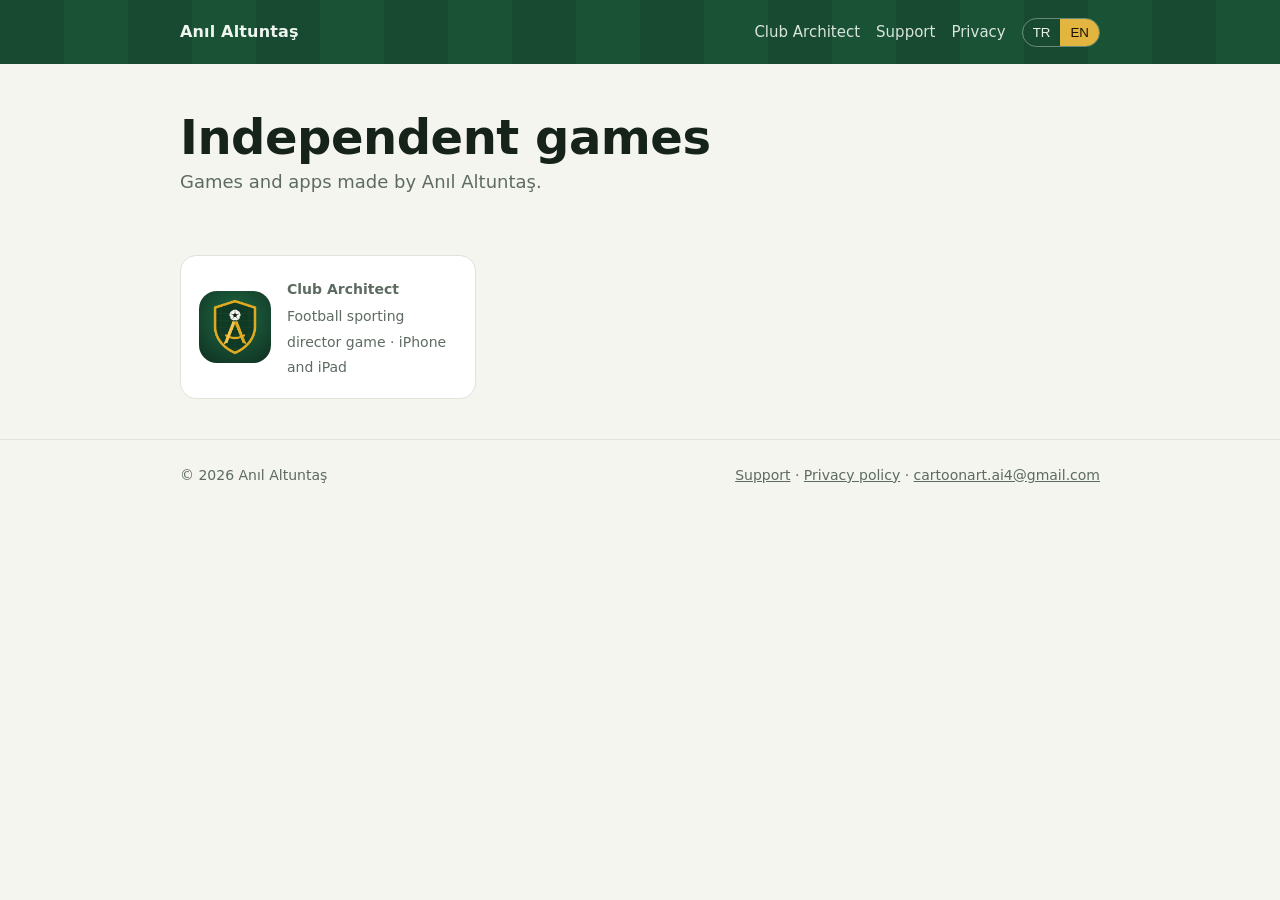
<file: index.html>
<!doctype html>
<html lang="tr">
<head>
<meta charset="utf-8">
<meta name="viewport" content="width=device-width, initial-scale=1">
<title>Anıl Altuntaş · Oyunlar</title>
<meta name="title-tr" content="Anıl Altuntaş · Oyunlar">
<meta name="title-en" content="Anıl Altuntaş · Games">
<meta name="description" content="Anıl Altuntaş tarafından geliştirilen bağımsız oyunlar ve uygulamalar.">
<link rel="icon" href="favicon.png">
<link rel="apple-touch-icon" href="apple-touch-icon.png">
<link rel="stylesheet" href="style.css">
<script src="lang.js"></script>
</head>
<body>
<header class="top"><div class="wrap">
  <a class="brand" href=""><span>Anıl Altuntaş</span></a>
  <nav class="links">
    <a href="kulup-mimari/"><span data-l="tr">Kulüp Mimarı</span><span data-l="en">Club Architect</span></a>
    <a href="kulup-mimari/support.html"><span data-l="tr">Destek</span><span data-l="en">Support</span></a>
    <a href="kulup-mimari/privacy.html"><span data-l="tr">Gizlilik</span><span data-l="en">Privacy</span></a>
    <span class="lang"><button data-set="tr" aria-pressed="true">TR</button><button data-set="en" aria-pressed="false">EN</button></span>
  </nav>
</div></header>
<main class="wrap">
<div class="hero" style="grid-template-columns:1fr">
  <div>
    <h1><span data-l="tr">Bağımsız oyunlar</span><span data-l="en">Independent games</span></h1>
    <p class="sub"><span data-l="tr">Anıl Altuntaş'ın geliştirdiği oyunlar ve uygulamalar.</span><span data-l="en">Games and apps made by Anıl Altuntaş.</span></p>
  </div>
</div>
<div class="apps">
  <a class="app card" href="kulup-mimari/"><img src="kulup-mimari/assets/icon.png" alt=""><div><b><span data-l="tr">Kulüp Mimarı</span><span data-l="en">Club Architect</span></b><span data-l="tr">Futbol sportif direktörlük oyunu · iPhone ve iPad</span><span data-l="en">Football sporting director game · iPhone and iPad</span></div></a>
</div>
</main>
<footer><div class="wrap">
  <span>© 2026 Anıl Altuntaş</span>
  <span><a href="kulup-mimari/support.html"><span data-l="tr">Destek</span><span data-l="en">Support</span></a> · <a href="kulup-mimari/privacy.html"><span data-l="tr">Gizlilik politikası</span><span data-l="en">Privacy policy</span></a> · <a href="mailto:cartoonart.ai4@gmail.com">cartoonart.ai4@gmail.com</a></span>
</div></footer>
</body>
</html>
</file>
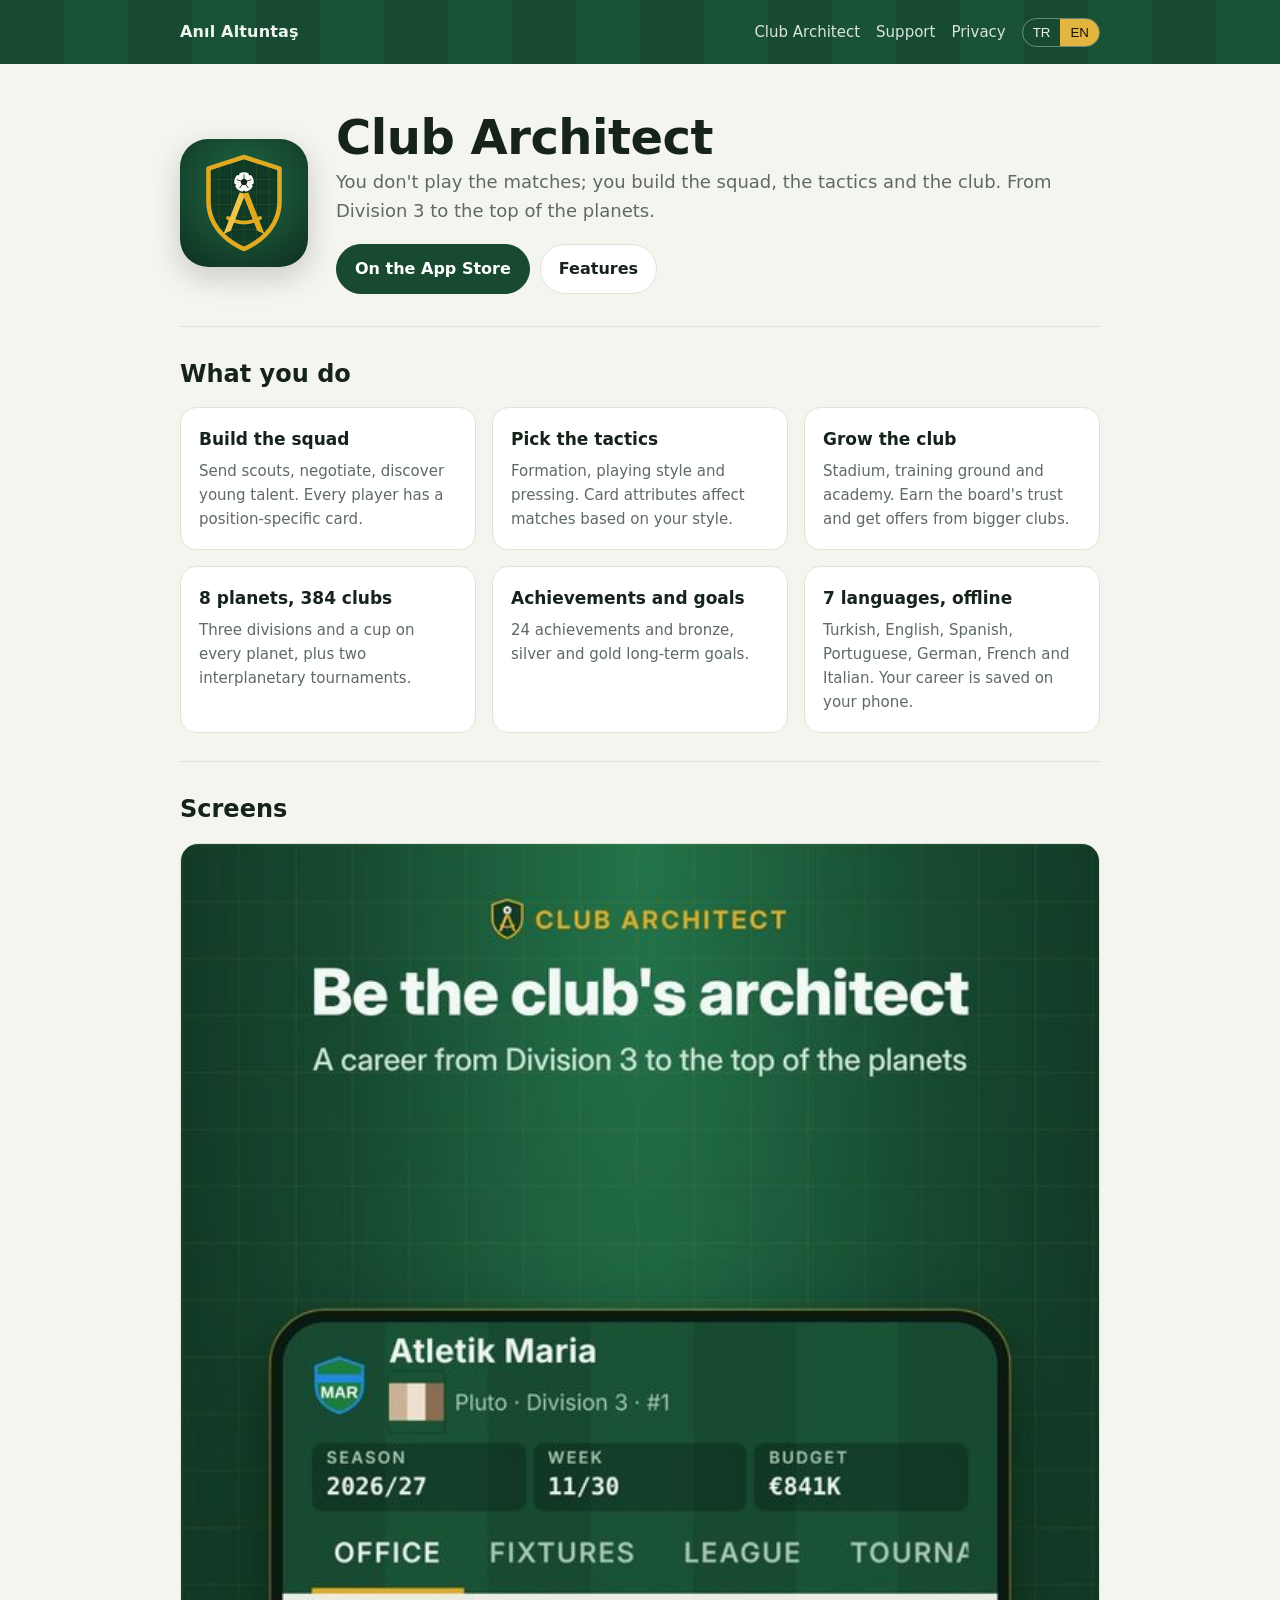
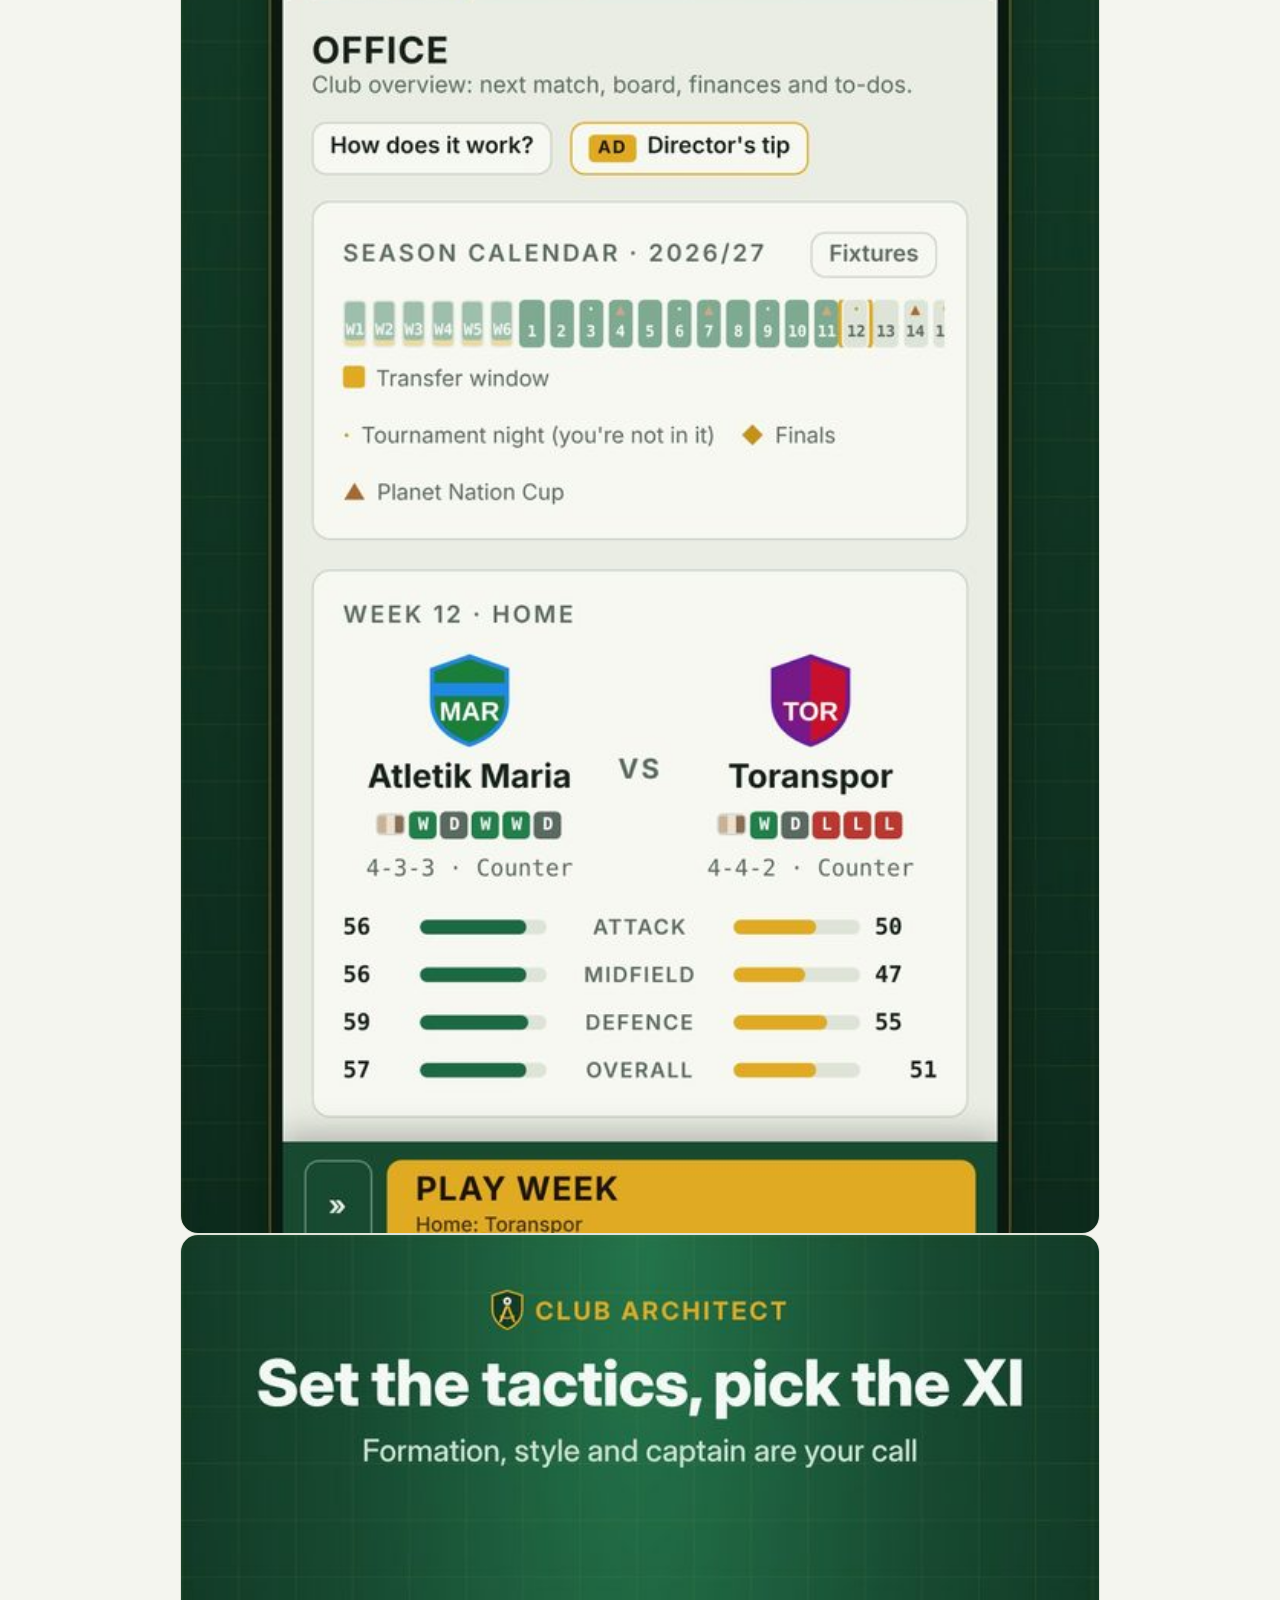
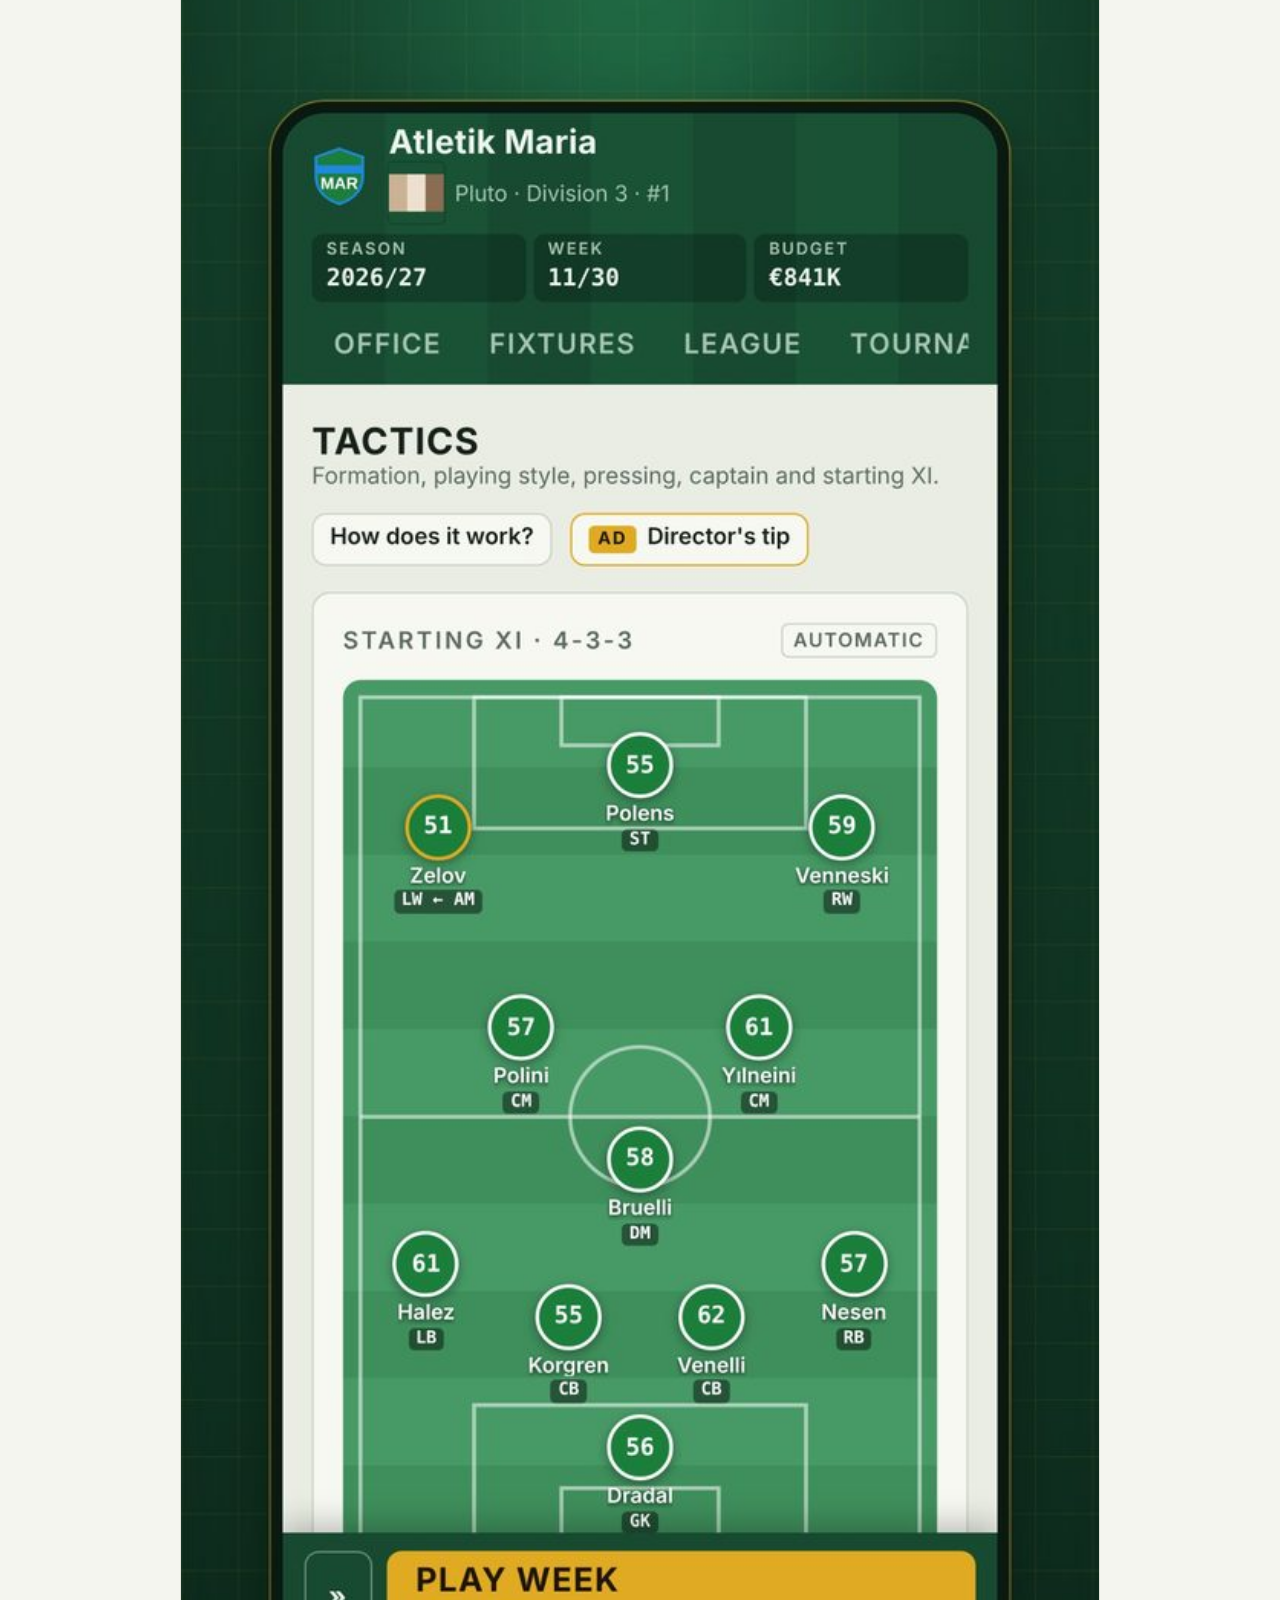
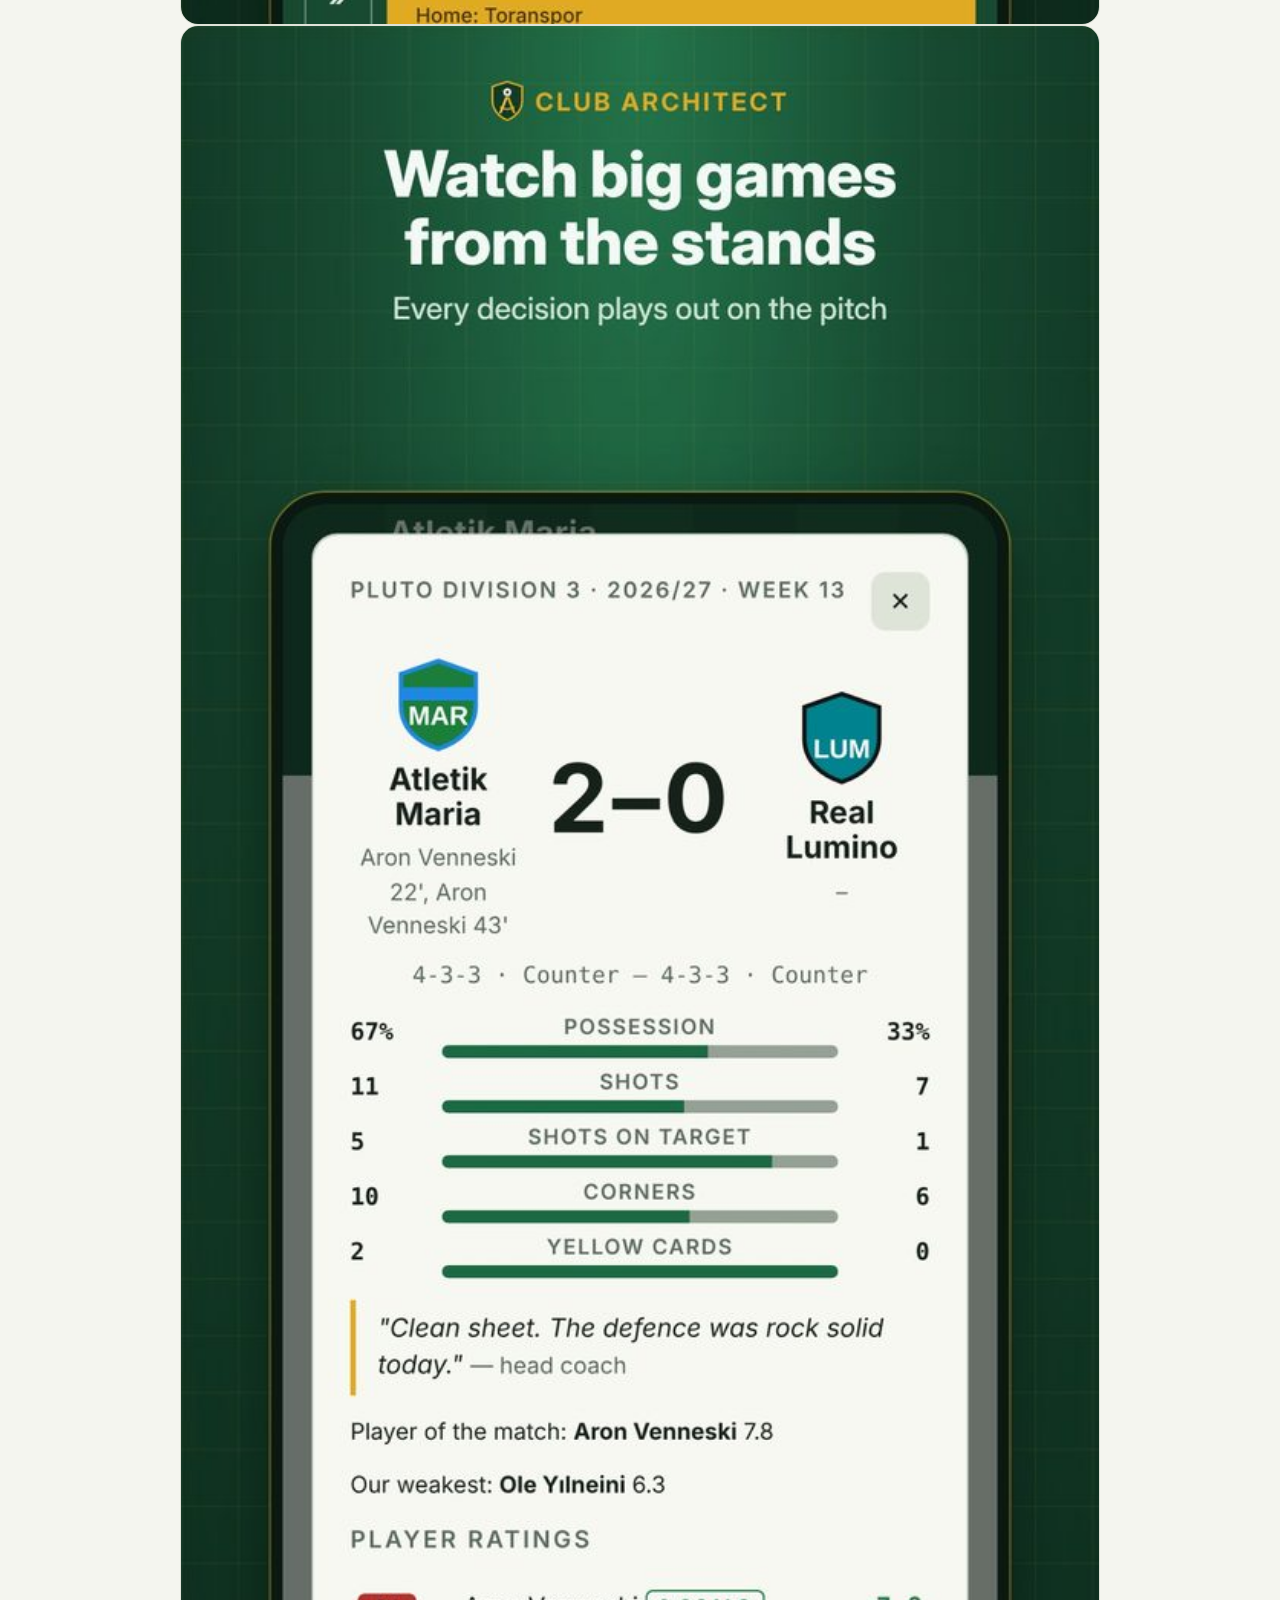
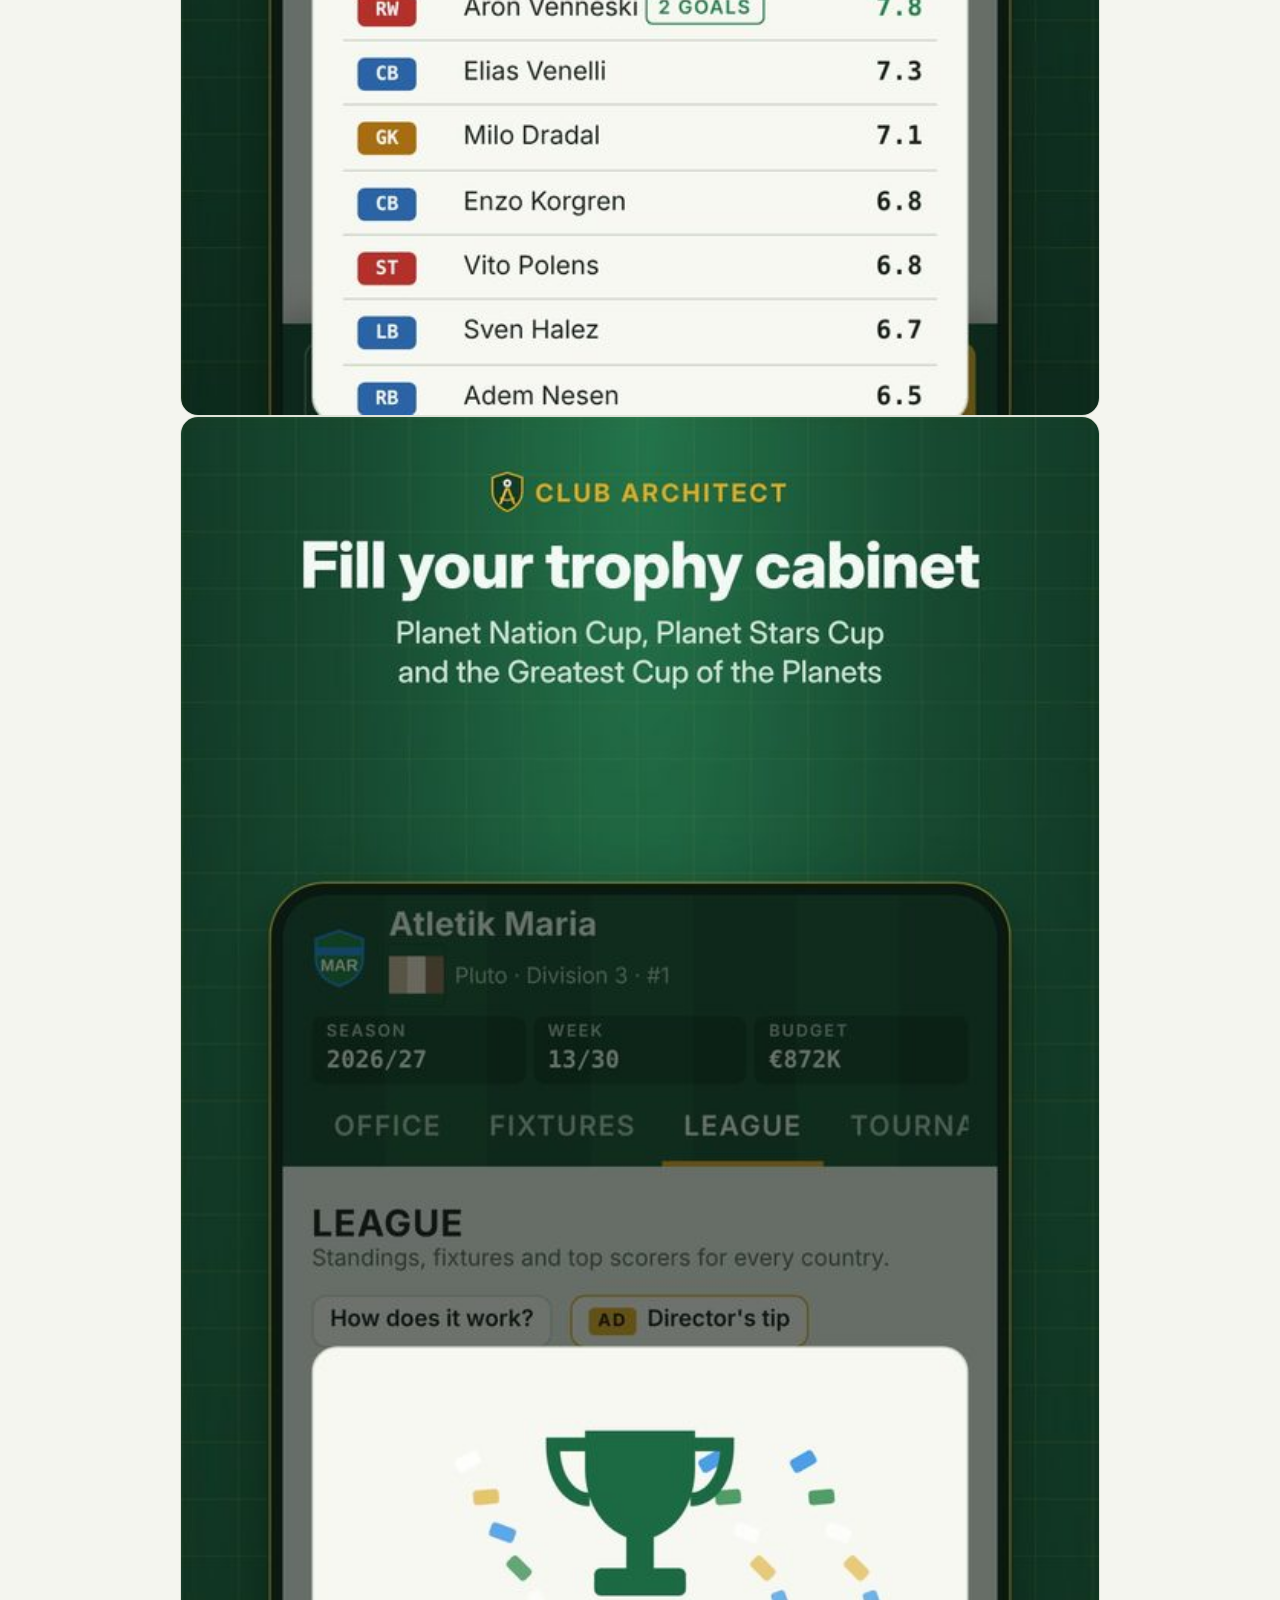
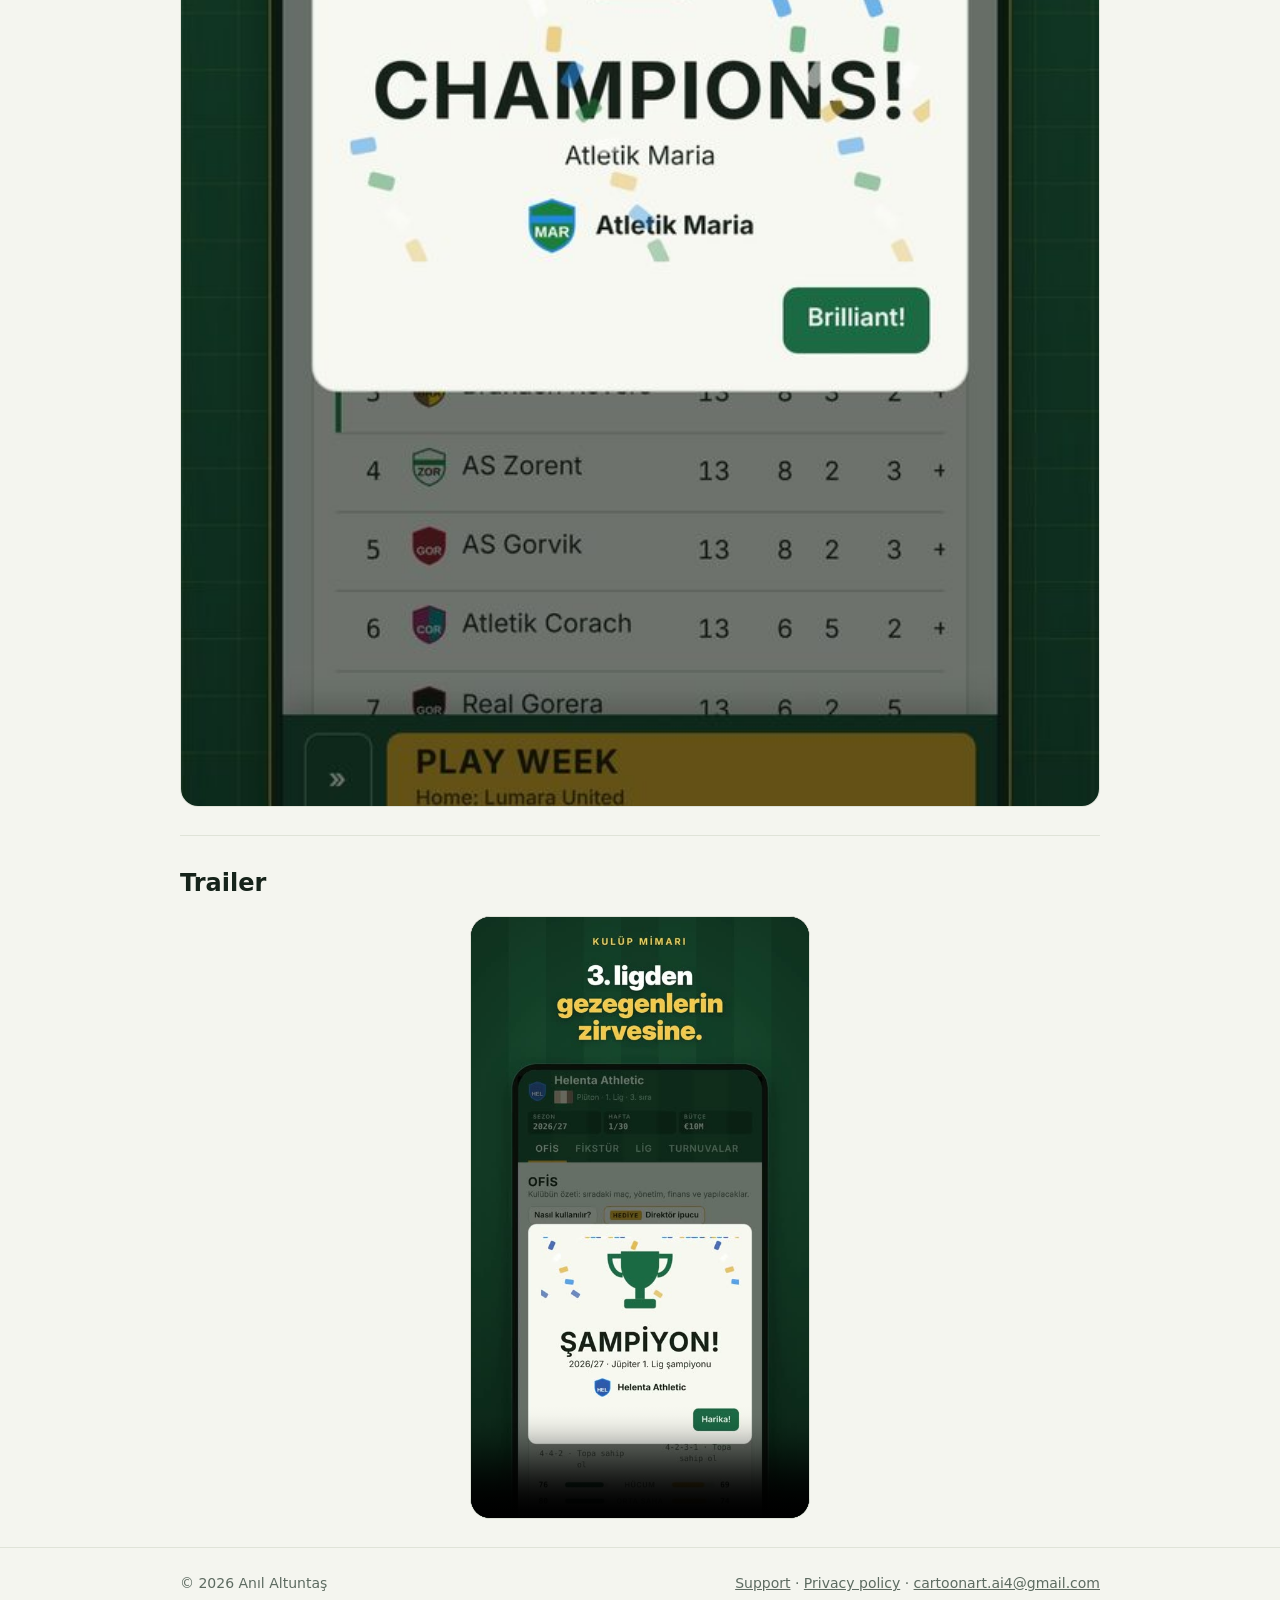
<file: kulup-mimari/index.html>
<!doctype html>
<html lang="tr">
<head>
<meta charset="utf-8">
<meta name="viewport" content="width=device-width, initial-scale=1">
<title>Kulüp Mimarı · Futbol sportif direktörlük oyunu</title>
<meta name="title-tr" content="Kulüp Mimarı · Futbol sportif direktörlük oyunu">
<meta name="title-en" content="Club Architect · Football sporting director game">
<meta name="description" content="Kulüp Mimarı: 3. ligden gezegenlerin zirvesine uzanan bir futbol sportif direktörlük oyunu.">
<link rel="icon" href="../favicon.png">
<link rel="apple-touch-icon" href="../apple-touch-icon.png">
<link rel="stylesheet" href="../style.css">
<script src="../lang.js"></script>
</head>
<body>
<header class="top"><div class="wrap">
  <a class="brand" href="../"><span>Anıl Altuntaş</span></a>
  <nav class="links">
    <a href="../kulup-mimari/"><span data-l="tr">Kulüp Mimarı</span><span data-l="en">Club Architect</span></a>
    <a href="../kulup-mimari/support.html"><span data-l="tr">Destek</span><span data-l="en">Support</span></a>
    <a href="../kulup-mimari/privacy.html"><span data-l="tr">Gizlilik</span><span data-l="en">Privacy</span></a>
    <span class="lang"><button data-set="tr" aria-pressed="true">TR</button><button data-set="en" aria-pressed="false">EN</button></span>
  </nav>
</div></header>
<main class="wrap">
<div class="hero">
  <img class="icon" src="assets/icon.png" alt="Kulüp Mimarı">
  <div>
    <h1><span data-l="tr">Kulüp Mimarı</span><span data-l="en">Club Architect</span></h1>
    <p class="sub"><span data-l="tr">Maça sen çıkmazsın; kadroyu, taktiği ve kulübü sen kurarsın. 3. ligden gezegenlerin zirvesine.</span><span data-l="en">You don't play the matches; you build the squad, the tactics and the club. From Division 3 to the top of the planets.</span></p>
    <div class="btns">
      <a class="btn pri" href="https://apps.apple.com/app/id6830839601"><span data-l="tr">App Store'da</span><span data-l="en">On the App Store</span></a>
      <a class="btn" href="#ozellikler"><span data-l="tr">Özellikler</span><span data-l="en">Features</span></a>
    </div>
  </div>
</div>

<section id="ozellikler">
  <h2><span data-l="tr">Neler yaparsın</span><span data-l="en">What you do</span></h2>
  <div class="grid3">
    <div class="card"><h3><span data-l="tr">Kadroyu kur</span><span data-l="en">Build the squad</span></h3><p><span data-l="tr">Gözlemci gönder, pazarlık yap, genç yetenekleri keşfet. Her oyuncunun mevkisine özel kartı var.</span><span data-l="en">Send scouts, negotiate, discover young talent. Every player has a position-specific card.</span></p></div>
    <div class="card"><h3><span data-l="tr">Taktiği seç</span><span data-l="en">Pick the tactics</span></h3><p><span data-l="tr">Diziliş, oyun anlayışı ve pres. Kart özellikleri seçtiğin anlayışa göre maçı etkiler.</span><span data-l="en">Formation, playing style and pressing. Card attributes affect matches based on your style.</span></p></div>
    <div class="card"><h3><span data-l="tr">Kulübü büyüt</span><span data-l="en">Grow the club</span></h3><p><span data-l="tr">Stadyum, antrenman tesisi ve altyapı. Yönetimin güvenini kazan, büyük kulüplerden teklif al.</span><span data-l="en">Stadium, training ground and academy. Earn the board's trust and get offers from bigger clubs.</span></p></div>
    <div class="card"><h3><span data-l="tr">8 gezegen, 384 kulüp</span><span data-l="en">8 planets, 384 clubs</span></h3><p><span data-l="tr">Her gezegende 3 lig, kendi kupası ve gezegenler arası iki büyük turnuva.</span><span data-l="en">Three divisions and a cup on every planet, plus two interplanetary tournaments.</span></p></div>
    <div class="card"><h3><span data-l="tr">Başarımlar ve hedefler</span><span data-l="en">Achievements and goals</span></h3><p><span data-l="tr">24 başarım ve bronz, gümüş, altın basamaklı uzun vadeli hedefler.</span><span data-l="en">24 achievements and bronze, silver and gold long-term goals.</span></p></div>
    <div class="card"><h3><span data-l="tr">7 dil, internetsiz</span><span data-l="en">7 languages, offline</span></h3><p><span data-l="tr">Türkçe, İngilizce, İspanyolca, Portekizce, Almanca, Fransızca ve İtalyanca. Kariyer telefonda saklanır.</span><span data-l="en">Turkish, English, Spanish, Portuguese, German, French and Italian. Your career is saved on your phone.</span></p></div>
  </div>
</section>

<section>
  <h2><span data-l="tr">Ekranlar</span><span data-l="en">Screens</span></h2>
  <div class="shots" data-l="tr"><img src="assets/tr-1-ofis.jpg" alt="Ofis" loading="lazy"><img src="assets/tr-2-taktik.jpg" alt="Taktik" loading="lazy"><img src="assets/tr-4-mac.jpg" alt="Maç" loading="lazy"><img src="assets/tr-6-kupa.jpg" alt="Kupa" loading="lazy"></div>
  <div class="shots" data-l="en"><img src="assets/en-1-ofis.jpg" alt="Office" loading="lazy"><img src="assets/en-2-taktik.jpg" alt="Tactics" loading="lazy"><img src="assets/en-4-mac.jpg" alt="Match" loading="lazy"><img src="assets/en-6-kupa.jpg" alt="Trophy" loading="lazy"></div>
</section>

<section>
  <h2><span data-l="tr">Tanıtım</span><span data-l="en">Trailer</span></h2>
  <div class="video"><video src="assets/tanitim.mp4" poster="assets/tanitim-kapak.jpg" controls playsinline preload="none"></video></div>
</section>
</main>
<footer><div class="wrap">
  <span>© 2026 Anıl Altuntaş</span>
  <span><a href="../kulup-mimari/support.html"><span data-l="tr">Destek</span><span data-l="en">Support</span></a> · <a href="../kulup-mimari/privacy.html"><span data-l="tr">Gizlilik politikası</span><span data-l="en">Privacy policy</span></a> · <a href="mailto:cartoonart.ai4@gmail.com">cartoonart.ai4@gmail.com</a></span>
</div></footer>
</body>
</html>
</file>
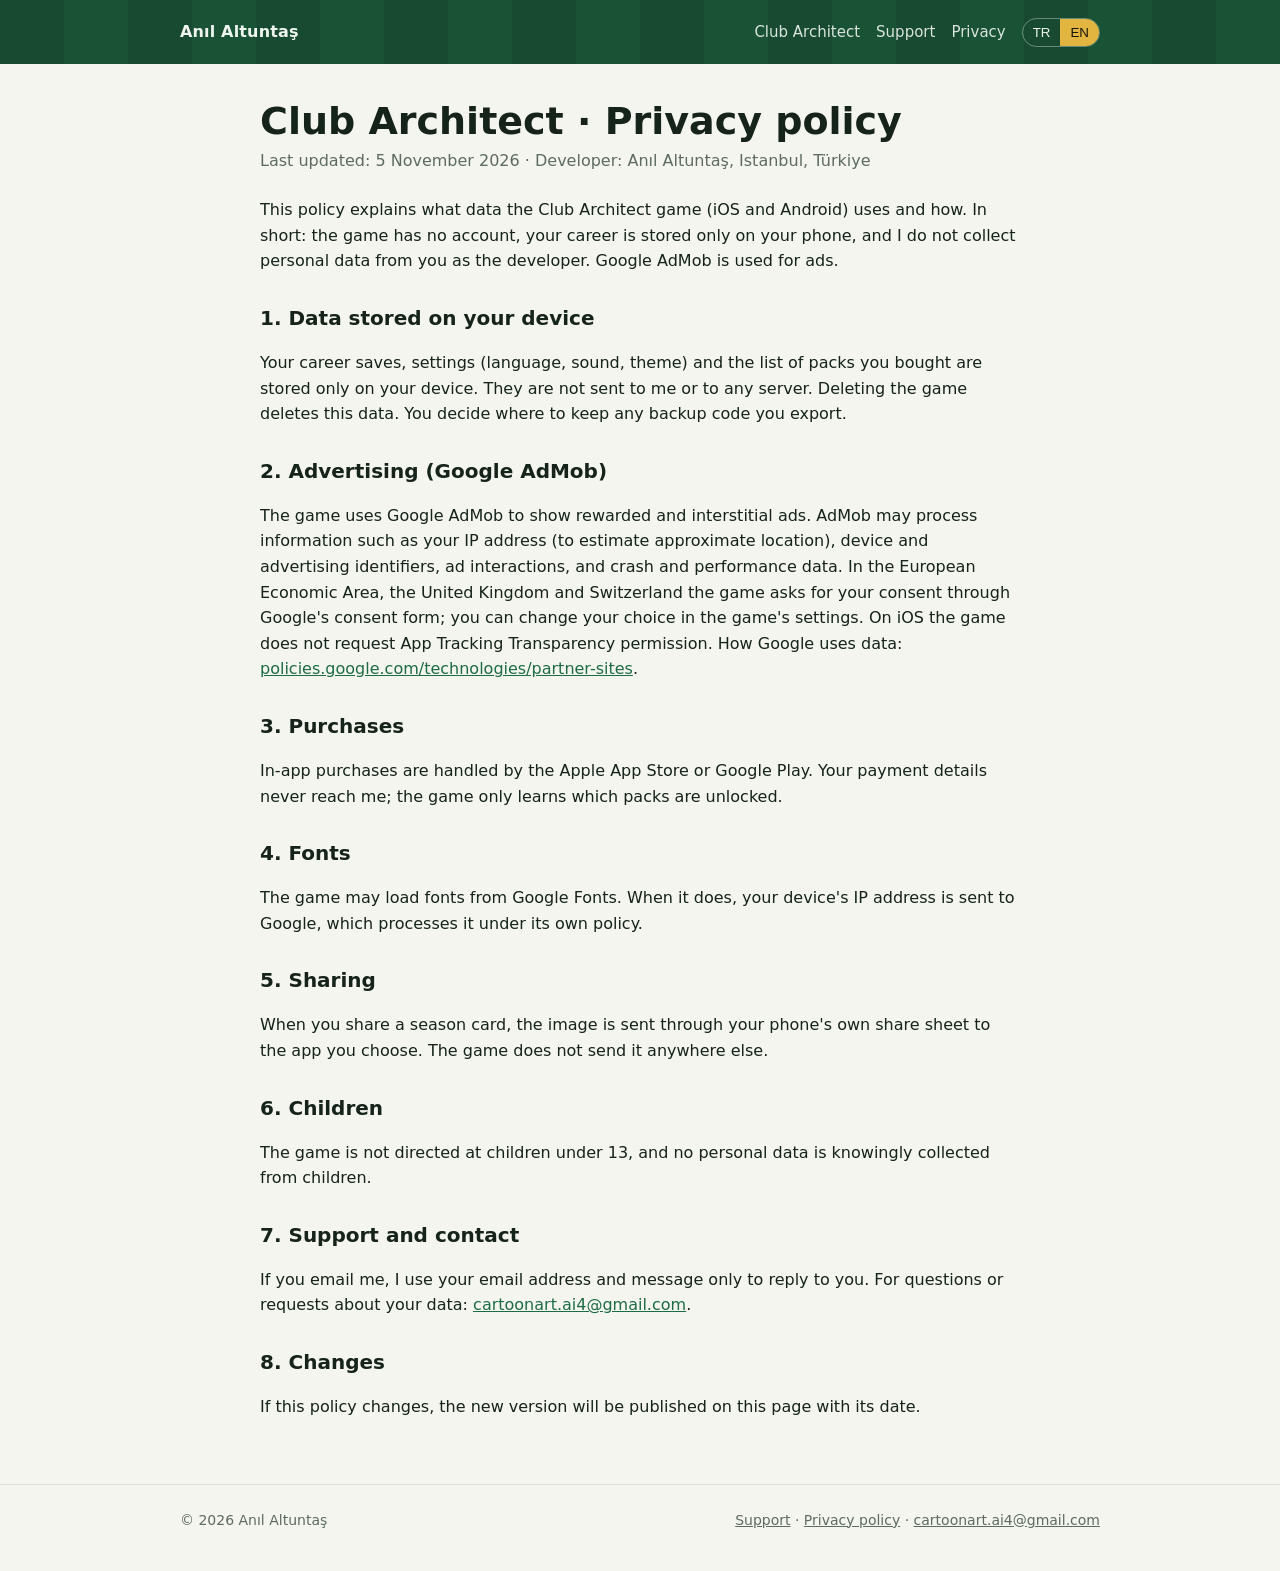
<file: kulup-mimari/privacy.html>
<!doctype html>
<html lang="tr">
<head>
<meta charset="utf-8">
<meta name="viewport" content="width=device-width, initial-scale=1">
<title>Kulüp Mimarı · Gizlilik politikası</title>
<meta name="title-tr" content="Kulüp Mimarı · Gizlilik politikası">
<meta name="title-en" content="Club Architect · Privacy policy">
<meta name="description" content="Kulüp Mimarı gizlilik politikası.">
<link rel="icon" href="../favicon.png">
<link rel="apple-touch-icon" href="../apple-touch-icon.png">
<link rel="stylesheet" href="../style.css">
<script src="../lang.js"></script>
</head>
<body>
<header class="top"><div class="wrap">
  <a class="brand" href="../"><span>Anıl Altuntaş</span></a>
  <nav class="links">
    <a href="../kulup-mimari/"><span data-l="tr">Kulüp Mimarı</span><span data-l="en">Club Architect</span></a>
    <a href="../kulup-mimari/support.html"><span data-l="tr">Destek</span><span data-l="en">Support</span></a>
    <a href="../kulup-mimari/privacy.html"><span data-l="tr">Gizlilik</span><span data-l="en">Privacy</span></a>
    <span class="lang"><button data-set="tr" aria-pressed="true">TR</button><button data-set="en" aria-pressed="false">EN</button></span>
  </nav>
</div></header>
<main class="wrap doc">
<div data-l="tr">
<h1>Kulüp Mimarı · Gizlilik politikası</h1>
<p class="date">Son güncelleme: 5 Kasım 2026 · Geliştirici: Anıl Altuntaş, İstanbul, Türkiye</p>
<p>Bu politika, Kulüp Mimarı oyununun (iOS ve Android) hangi verileri nasıl kullandığını anlatır. Kısaca: oyunun bir hesabı yoktur, kariyerin yalnızca telefonunda tutulur ve geliştirici olarak senden kişisel veri toplamıyorum. Reklamlar için Google AdMob kullanılır.</p>
<h2>1. Telefonda tutulan veriler</h2>
<p>Kariyer kayıtların, ayarların (dil, ses, tema) ve satın aldığın paketlerin listesi yalnızca cihazında saklanır. Bu veriler bana ya da herhangi bir sunucuya gönderilmez. Oyunu silersen bu veriler de silinir. "Kaydı dışa aktar" ile aldığın yedek kodu nerede saklayacağına sen karar verirsin.</p>
<h2>2. Reklamlar (Google AdMob)</h2>
<p>Oyun, ödüllü ve geçiş reklamlarını göstermek için Google AdMob'u kullanır. AdMob; IP adresi (yaklaşık konumu tahmin etmek için), cihaz ve reklam tanımlayıcıları, reklam etkileşimleri, çökme ve performans verileri gibi bilgileri işleyebilir. Avrupa Ekonomik Alanı, Birleşik Krallık ve İsviçre'de oyun, Google'ın onay ekranıyla iznini ister; tercihlerini oyunun ayarlarından değiştirebilirsin. iOS'ta oyun uygulamalar arası izleme izni (ATT) istemez. Google'ın verileri nasıl kullandığı: <a href="https://policies.google.com/technologies/partner-sites">policies.google.com/technologies/partner-sites</a>.</p>
<h2>3. Satın almalar</h2>
<p>Uygulama içi satın almalar Apple App Store ya da Google Play üzerinden yapılır. Ödeme bilgilerin bana ulaşmaz; oyun yalnızca hangi paketlerin açık olduğunu öğrenir.</p>
<h2>4. Yazı tipleri</h2>
<p>Oyun, yazı tiplerini Google Fonts'tan yükleyebilir. Bu sırada cihazının IP adresi Google'a iletilir; Google bu veriyi kendi politikasına göre işler.</p>
<h2>5. Paylaşım</h2>
<p>Sezon kartını paylaşmak istediğinde görsel, telefonunun kendi paylaşım menüsüyle senin seçtiğin uygulamaya gönderilir. Oyun bu görseli başka bir yere göndermez.</p>
<h2>6. Çocuklar</h2>
<p>Oyun 13 yaş altındaki çocuklara yönelik değildir ve bilerek çocuklardan kişisel veri toplanmaz.</p>
<h2>7. Destek ve iletişim</h2>
<p>Bana e-posta gönderirsen e-posta adresini ve mesajını yalnızca sana cevap vermek için kullanırım. Soruların ve verilerinle ilgili taleplerin için: <a href="mailto:cartoonart.ai4@gmail.com">cartoonart.ai4@gmail.com</a>.</p>
<h2>8. Değişiklikler</h2>
<p>Bu politika güncellenirse yeni sürüm bu sayfada, tarihiyle birlikte yayınlanır.</p>
</div>
<div data-l="en">
<h1>Club Architect · Privacy policy</h1>
<p class="date">Last updated: 5 November 2026 · Developer: Anıl Altuntaş, Istanbul, Türkiye</p>
<p>This policy explains what data the Club Architect game (iOS and Android) uses and how. In short: the game has no account, your career is stored only on your phone, and I do not collect personal data from you as the developer. Google AdMob is used for ads.</p>
<h2>1. Data stored on your device</h2>
<p>Your career saves, settings (language, sound, theme) and the list of packs you bought are stored only on your device. They are not sent to me or to any server. Deleting the game deletes this data. You decide where to keep any backup code you export.</p>
<h2>2. Advertising (Google AdMob)</h2>
<p>The game uses Google AdMob to show rewarded and interstitial ads. AdMob may process information such as your IP address (to estimate approximate location), device and advertising identifiers, ad interactions, and crash and performance data. In the European Economic Area, the United Kingdom and Switzerland the game asks for your consent through Google's consent form; you can change your choice in the game's settings. On iOS the game does not request App Tracking Transparency permission. How Google uses data: <a href="https://policies.google.com/technologies/partner-sites">policies.google.com/technologies/partner-sites</a>.</p>
<h2>3. Purchases</h2>
<p>In-app purchases are handled by the Apple App Store or Google Play. Your payment details never reach me; the game only learns which packs are unlocked.</p>
<h2>4. Fonts</h2>
<p>The game may load fonts from Google Fonts. When it does, your device's IP address is sent to Google, which processes it under its own policy.</p>
<h2>5. Sharing</h2>
<p>When you share a season card, the image is sent through your phone's own share sheet to the app you choose. The game does not send it anywhere else.</p>
<h2>6. Children</h2>
<p>The game is not directed at children under 13, and no personal data is knowingly collected from children.</p>
<h2>7. Support and contact</h2>
<p>If you email me, I use your email address and message only to reply to you. For questions or requests about your data: <a href="mailto:cartoonart.ai4@gmail.com">cartoonart.ai4@gmail.com</a>.</p>
<h2>8. Changes</h2>
<p>If this policy changes, the new version will be published on this page with its date.</p>
</div>
</main>
<footer><div class="wrap">
  <span>© 2026 Anıl Altuntaş</span>
  <span><a href="../kulup-mimari/support.html"><span data-l="tr">Destek</span><span data-l="en">Support</span></a> · <a href="../kulup-mimari/privacy.html"><span data-l="tr">Gizlilik politikası</span><span data-l="en">Privacy policy</span></a> · <a href="mailto:cartoonart.ai4@gmail.com">cartoonart.ai4@gmail.com</a></span>
</div></footer>
</body>
</html>
</file>
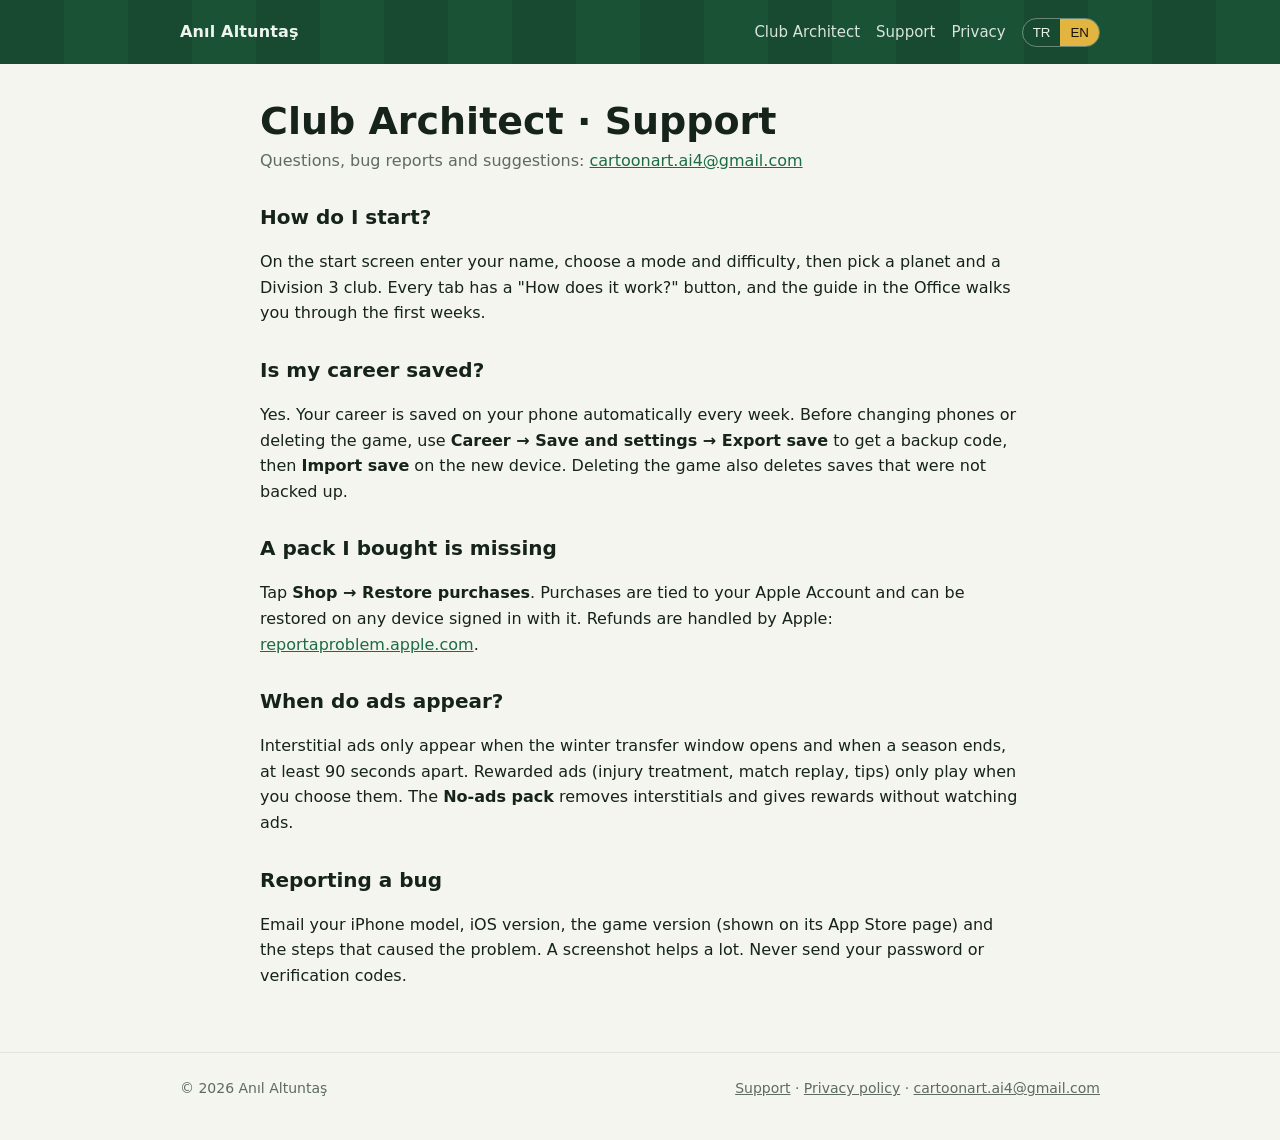
<file: kulup-mimari/support.html>
<!doctype html>
<html lang="tr">
<head>
<meta charset="utf-8">
<meta name="viewport" content="width=device-width, initial-scale=1">
<title>Kulüp Mimarı · Destek</title>
<meta name="title-tr" content="Kulüp Mimarı · Destek">
<meta name="title-en" content="Club Architect · Support">
<meta name="description" content="Kulüp Mimarı destek sayfası: başlangıç, kayıt yedeği, satın almalar, reklamlar ve iletişim.">
<link rel="icon" href="../favicon.png">
<link rel="apple-touch-icon" href="../apple-touch-icon.png">
<link rel="stylesheet" href="../style.css">
<script src="../lang.js"></script>
</head>
<body>
<header class="top"><div class="wrap">
  <a class="brand" href="../"><span>Anıl Altuntaş</span></a>
  <nav class="links">
    <a href="../kulup-mimari/"><span data-l="tr">Kulüp Mimarı</span><span data-l="en">Club Architect</span></a>
    <a href="../kulup-mimari/support.html"><span data-l="tr">Destek</span><span data-l="en">Support</span></a>
    <a href="../kulup-mimari/privacy.html"><span data-l="tr">Gizlilik</span><span data-l="en">Privacy</span></a>
    <span class="lang"><button data-set="tr" aria-pressed="true">TR</button><button data-set="en" aria-pressed="false">EN</button></span>
  </nav>
</div></header>
<main class="wrap doc">
<div data-l="tr">
<h1>Kulüp Mimarı · Destek</h1>
<p class="date">Soruların, hata bildirimlerin ve önerilerin için: <a href="mailto:cartoonart.ai4@gmail.com?subject=K%C3%BCl%C3%BCp%20Mimar%C4%B1%20Destek">cartoonart.ai4@gmail.com</a></p>
<h2>Nasıl başlarım?</h2>
<p>Başlangıç ekranında adını yaz, bir mod ve zorluk seç, sonra bir gezegen ve bir 3. lig kulübü seç. Oyundaki her sekmenin "Nasıl kullanılır?" düğmesi o ekranı anlatır; Ofis'teki rehber de ilk haftaları adım adım gösterir.</p>
<h2>Kariyerim kaydediliyor mu?</h2>
<p>Evet. Kariyer her hafta kendiliğinden telefonuna kaydedilir. Telefon değiştireceksen ya da oyunu sileceksen önce <b>Kariyer → Kayıt ve ayarlar → Kaydı dışa aktar</b> ile yedek kodu al; yeni cihazda <b>Kaydı içe aktar</b> ile geri yükle. Oyunu silmek, yedeği alınmamış kayıtları da siler.</p>
<h2>Satın aldığım paket görünmüyor</h2>
<p><b>Mağaza → Satın alımları geri yükle</b>'ye dokun. Satın alma Apple hesabına bağlıdır; aynı Apple hesabıyla giriş yapılmış her cihazda geri yüklenebilir. İade talepleri Apple üzerinden yapılır: <a href="https://reportaproblem.apple.com">reportaproblem.apple.com</a>.</p>
<h2>Reklamlar ne zaman çıkıyor?</h2>
<p>Geçiş reklamları yalnızca kış transfer dönemi açılırken ve sezon bittiğinde, en az 90 saniye arayla çıkar. Ödüllü reklamlar (sakatlık tedavisi, maç tekrarı, ipucu) sadece sen istersen oynar. <b>Reklamsız paket</b> geçiş reklamlarını tamamen kaldırır ve ödülleri reklam izlemeden verir.</p>
<h2>Hata bildirmek</h2>
<p>E-postana iPhone modelini, iOS sürümünü, oyunun sürümünü (App Store'daki sayfasında yazar) ve hatanın nasıl oluştuğunu yaz. Ekran görüntüsü çok yardımcı olur. Şifreni ya da doğrulama kodlarını asla gönderme.</p>
</div>
<div data-l="en">
<h1>Club Architect · Support</h1>
<p class="date">Questions, bug reports and suggestions: <a href="mailto:cartoonart.ai4@gmail.com?subject=Club%20Architect%20Support">cartoonart.ai4@gmail.com</a></p>
<h2>How do I start?</h2>
<p>On the start screen enter your name, choose a mode and difficulty, then pick a planet and a Division 3 club. Every tab has a "How does it work?" button, and the guide in the Office walks you through the first weeks.</p>
<h2>Is my career saved?</h2>
<p>Yes. Your career is saved on your phone automatically every week. Before changing phones or deleting the game, use <b>Career → Save and settings → Export save</b> to get a backup code, then <b>Import save</b> on the new device. Deleting the game also deletes saves that were not backed up.</p>
<h2>A pack I bought is missing</h2>
<p>Tap <b>Shop → Restore purchases</b>. Purchases are tied to your Apple Account and can be restored on any device signed in with it. Refunds are handled by Apple: <a href="https://reportaproblem.apple.com">reportaproblem.apple.com</a>.</p>
<h2>When do ads appear?</h2>
<p>Interstitial ads only appear when the winter transfer window opens and when a season ends, at least 90 seconds apart. Rewarded ads (injury treatment, match replay, tips) only play when you choose them. The <b>No-ads pack</b> removes interstitials and gives rewards without watching ads.</p>
<h2>Reporting a bug</h2>
<p>Email your iPhone model, iOS version, the game version (shown on its App Store page) and the steps that caused the problem. A screenshot helps a lot. Never send your password or verification codes.</p>
</div>
</main>
<footer><div class="wrap">
  <span>© 2026 Anıl Altuntaş</span>
  <span><a href="../kulup-mimari/support.html"><span data-l="tr">Destek</span><span data-l="en">Support</span></a> · <a href="../kulup-mimari/privacy.html"><span data-l="tr">Gizlilik politikası</span><span data-l="en">Privacy policy</span></a> · <a href="mailto:cartoonart.ai4@gmail.com">cartoonart.ai4@gmail.com</a></span>
</div></footer>
</body>
</html>
</file>
<file: style.css>
:root{--bg:#f4f5ef;--ink:#15231a;--muted:#5d6b61;--line:#dfe3d8;--card:#ffffff;--pitch:#174a31;--pitch2:#1a5236;--gold:#e2b440;--gold-ink:#1a1405;--link:#1d6b45}
@media (prefers-color-scheme:dark){:root{--bg:#0f1712;--ink:#e9f0ea;--muted:#9fb0a4;--line:#26332a;--card:#151f18;--link:#7fd1a5}}
*{box-sizing:border-box}
html{-webkit-text-size-adjust:100%}
body{margin:0;background:var(--bg);color:var(--ink);font:16px/1.6 "Inter",system-ui,-apple-system,"Segoe UI",Roboto,sans-serif}
a{color:var(--link)}
.wrap{max-width:960px;margin:0 auto;padding:0 20px}
header.top{background:repeating-linear-gradient(90deg,var(--pitch) 0 64px,var(--pitch2) 64px 128px);color:#eef5ef}
header.top .wrap{display:flex;align-items:center;justify-content:space-between;gap:12px;min-height:64px;flex-wrap:wrap}
header.top a{color:#eef5ef;text-decoration:none}
.brand{display:flex;align-items:center;gap:10px;font-weight:700;letter-spacing:.01em}
.brand img{width:32px;height:32px;border-radius:8px}
nav.links{display:flex;gap:16px;align-items:center;font-size:15px;flex-wrap:wrap}
nav.links a{opacity:.9}nav.links a:hover{opacity:1;text-decoration:underline}
.lang{display:inline-flex;border:1px solid rgba(255,255,255,.35);border-radius:999px;overflow:hidden}
.lang button{background:none;border:0;color:#eef5ef;font:600 13px/1 inherit;padding:6px 10px;cursor:pointer}
.lang button[aria-pressed="true"]{background:var(--gold);color:var(--gold-ink)}
.hero{padding:48px 0 32px;display:grid;grid-template-columns:auto 1fr;gap:28px;align-items:center}
.hero img.icon{width:128px;height:128px;border-radius:28px;box-shadow:0 10px 30px rgba(0,0,0,.18)}
.hero h1{margin:0 0 6px;font-size:clamp(32px,6vw,48px);line-height:1.05;letter-spacing:-.01em}
.hero p.sub{margin:0 0 18px;color:var(--muted);font-size:18px}
.btns{display:flex;gap:10px;flex-wrap:wrap}
.btn{display:inline-flex;align-items:center;gap:8px;padding:11px 18px;border-radius:999px;font-weight:700;text-decoration:none;border:1px solid var(--line);color:var(--ink);background:var(--card)}
.btn.pri{background:var(--pitch);color:#fff;border-color:var(--pitch)}
.btn.soon{opacity:.75;cursor:default}
section{padding:28px 0;border-top:1px solid var(--line)}
section h2{margin:0 0 14px;font-size:24px}
.grid3{display:grid;grid-template-columns:repeat(3,minmax(0,1fr));gap:16px}
.card{background:var(--card);border:1px solid var(--line);border-radius:16px;padding:18px}
.card h3{margin:0 0 6px;font-size:17px}
.card p{margin:0;color:var(--muted);font-size:15px}
.shots{display:grid;grid-template-columns:repeat(4,minmax(0,1fr));gap:14px}
.shots img{width:100%;border-radius:18px;border:1px solid var(--line);display:block}
.video{display:flex;justify-content:center}
.video video{width:100%;max-width:340px;border-radius:20px;border:1px solid var(--line);background:#000}
.doc{max-width:760px;padding:36px 0 48px}
.doc h1{font-size:clamp(28px,5vw,38px);margin:0 0 4px;line-height:1.15}
.doc .date{color:var(--muted);margin:0 0 24px}
.doc h2{font-size:20px;margin:28px 0 8px}
.doc ul{padding-left:22px}
.doc li{margin:4px 0}
footer{border-top:1px solid var(--line);padding:24px 0 40px;color:var(--muted);font-size:14px}
footer .wrap{display:flex;gap:16px;flex-wrap:wrap;justify-content:space-between}
footer a{color:var(--muted)}
.apps{display:grid;grid-template-columns:repeat(auto-fill,minmax(260px,1fr));gap:16px;padding:8px 0 40px}
.app{display:flex;gap:16px;align-items:center;text-decoration:none;color:inherit}
.app img{width:72px;height:72px;border-radius:18px}
.app b{display:block;font-size:18px}
.app span{color:var(--muted);font-size:14px}
[data-l]{display:none}
html[lang="tr"] [data-l="tr"],html[lang="en"] [data-l="en"]{display:revert}
@media (max-width:720px){.hero{grid-template-columns:1fr;text-align:left;padding-top:32px}.hero img.icon{width:96px;height:96px;border-radius:22px}.grid3{grid-template-columns:1fr}.shots{grid-template-columns:repeat(2,minmax(0,1fr))}}
</file>
